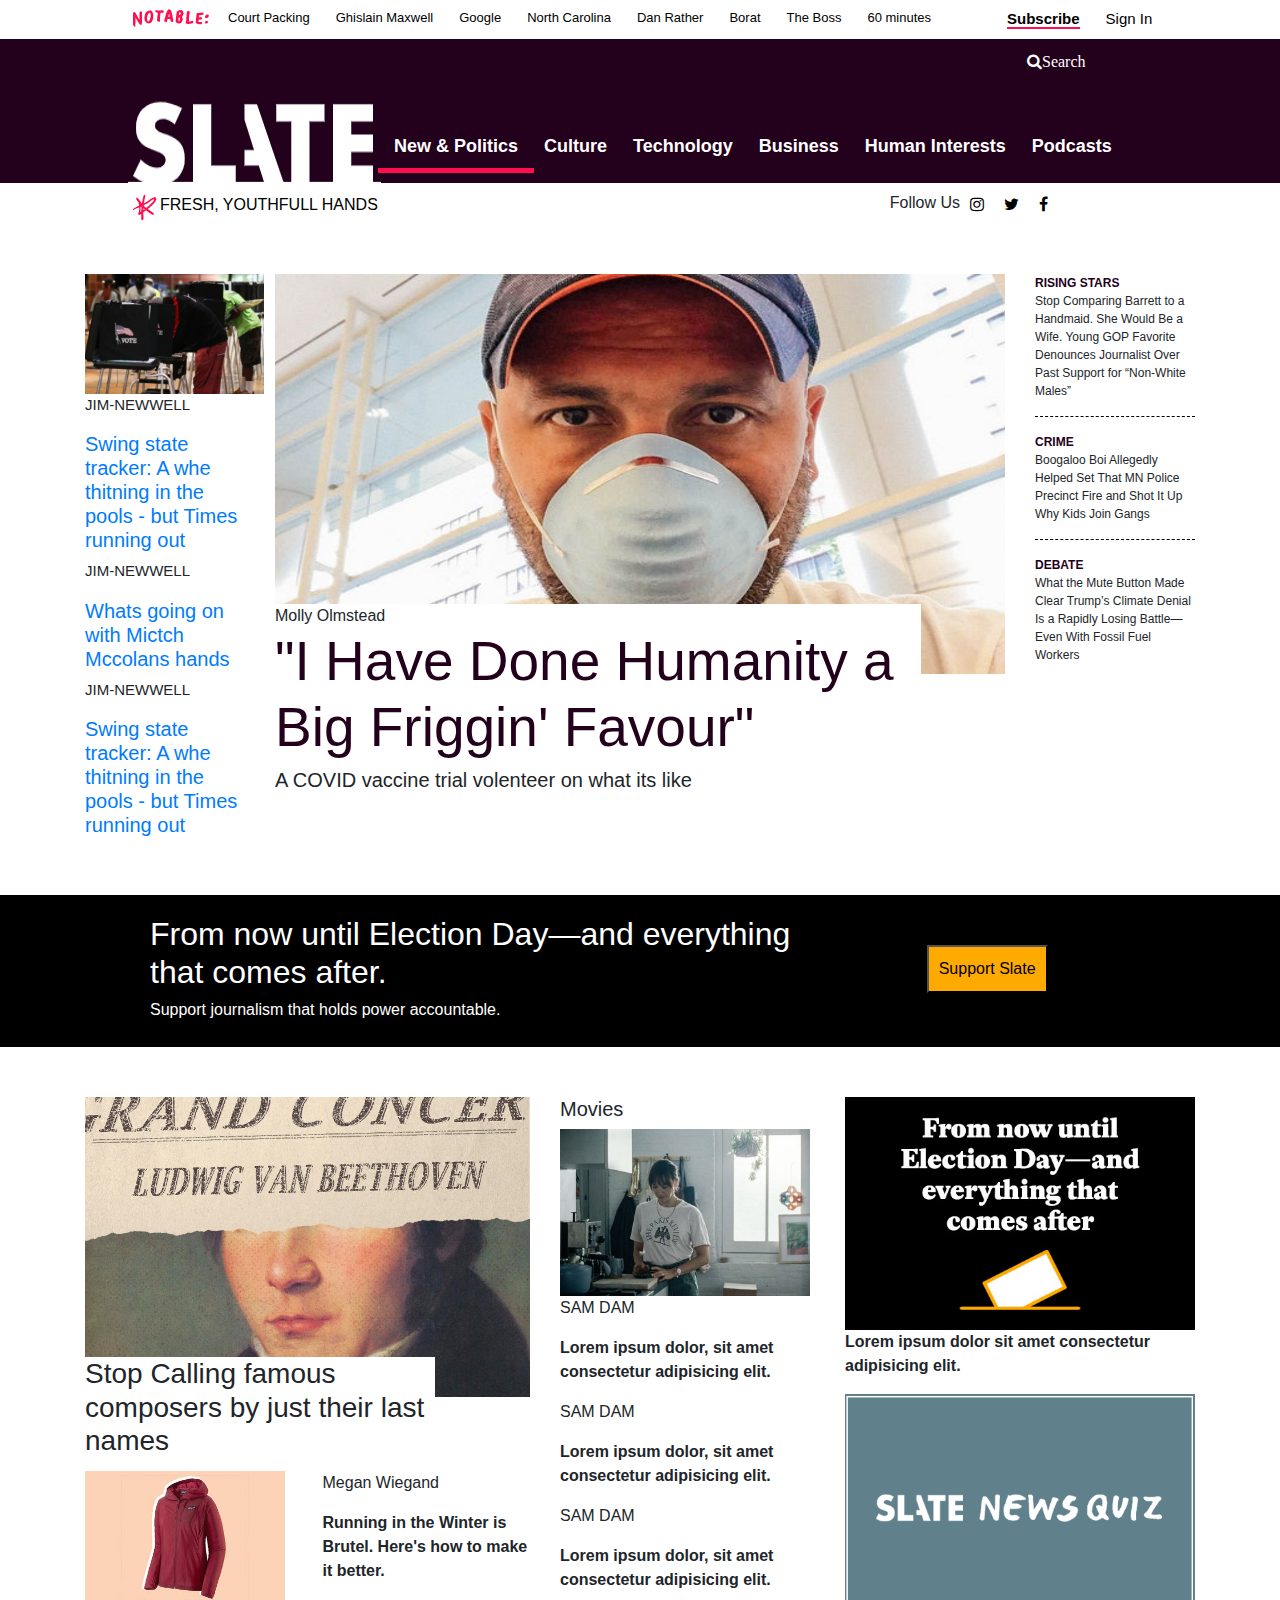
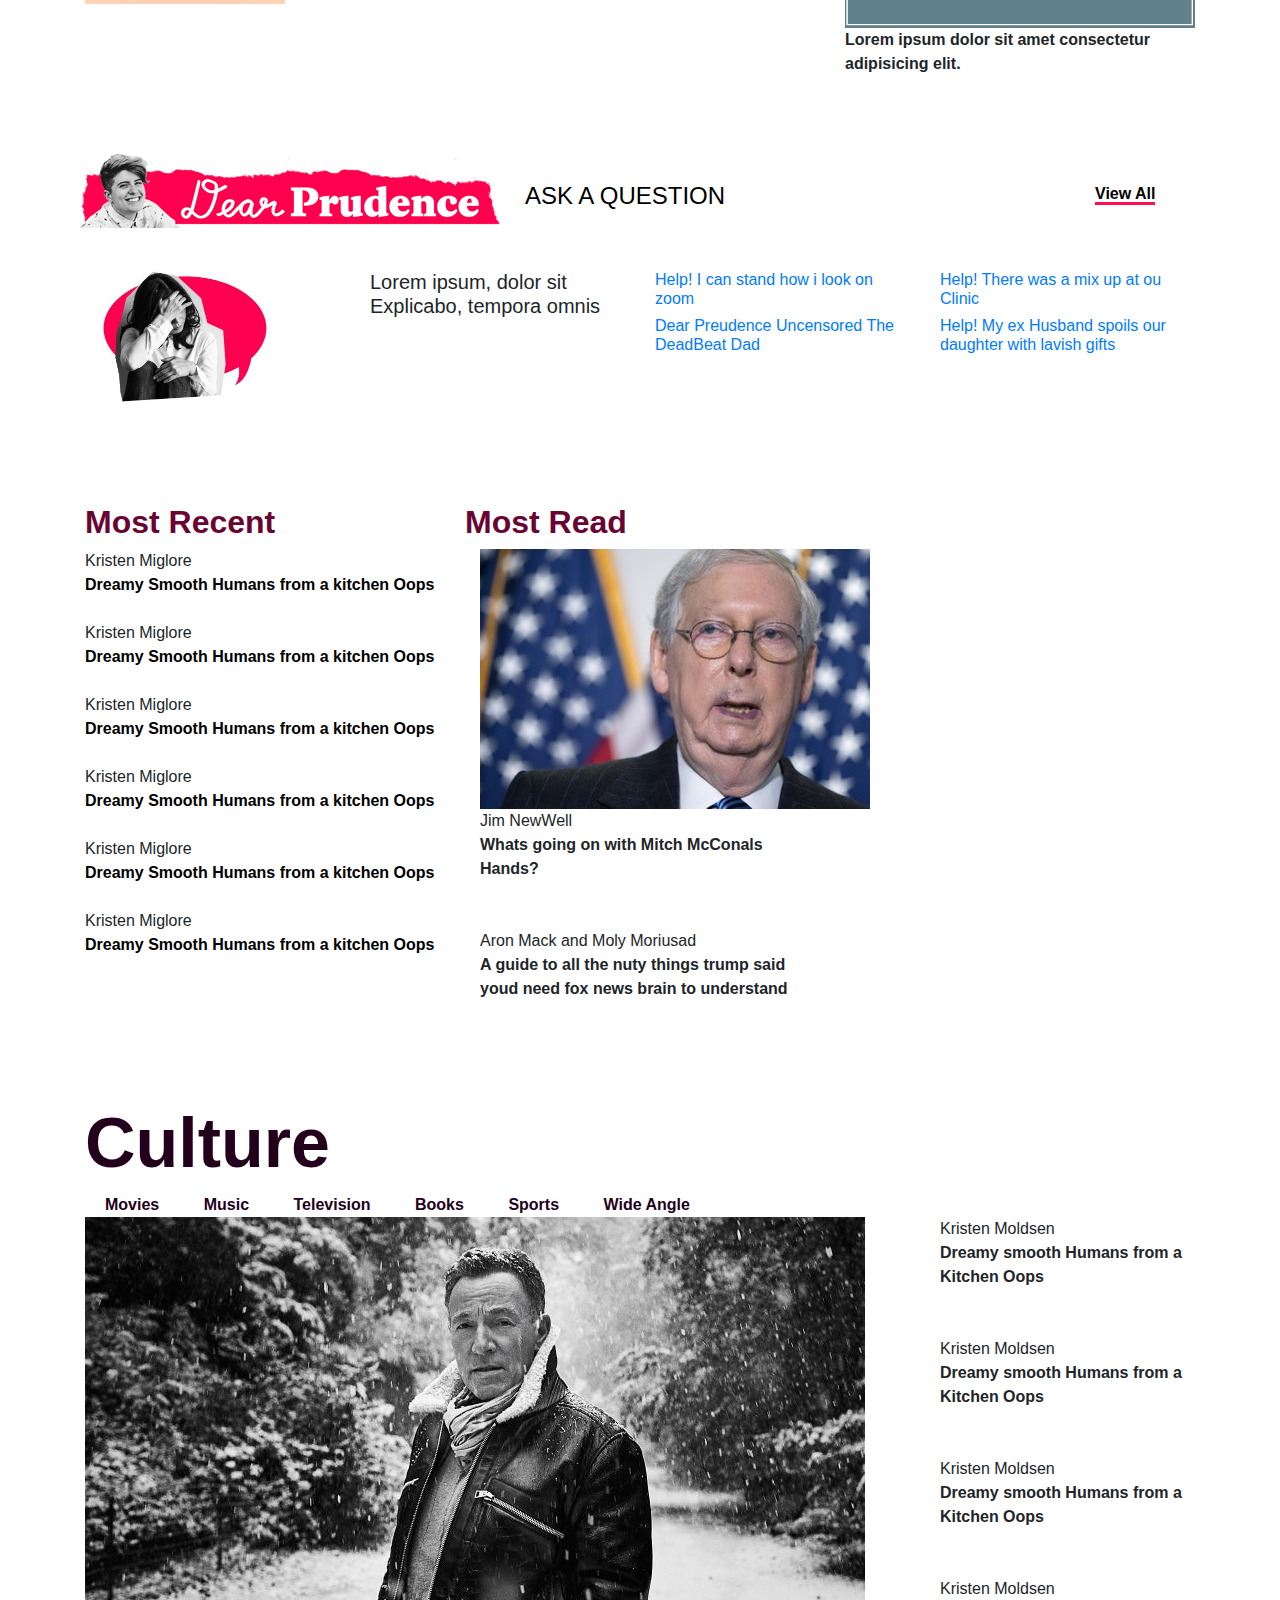
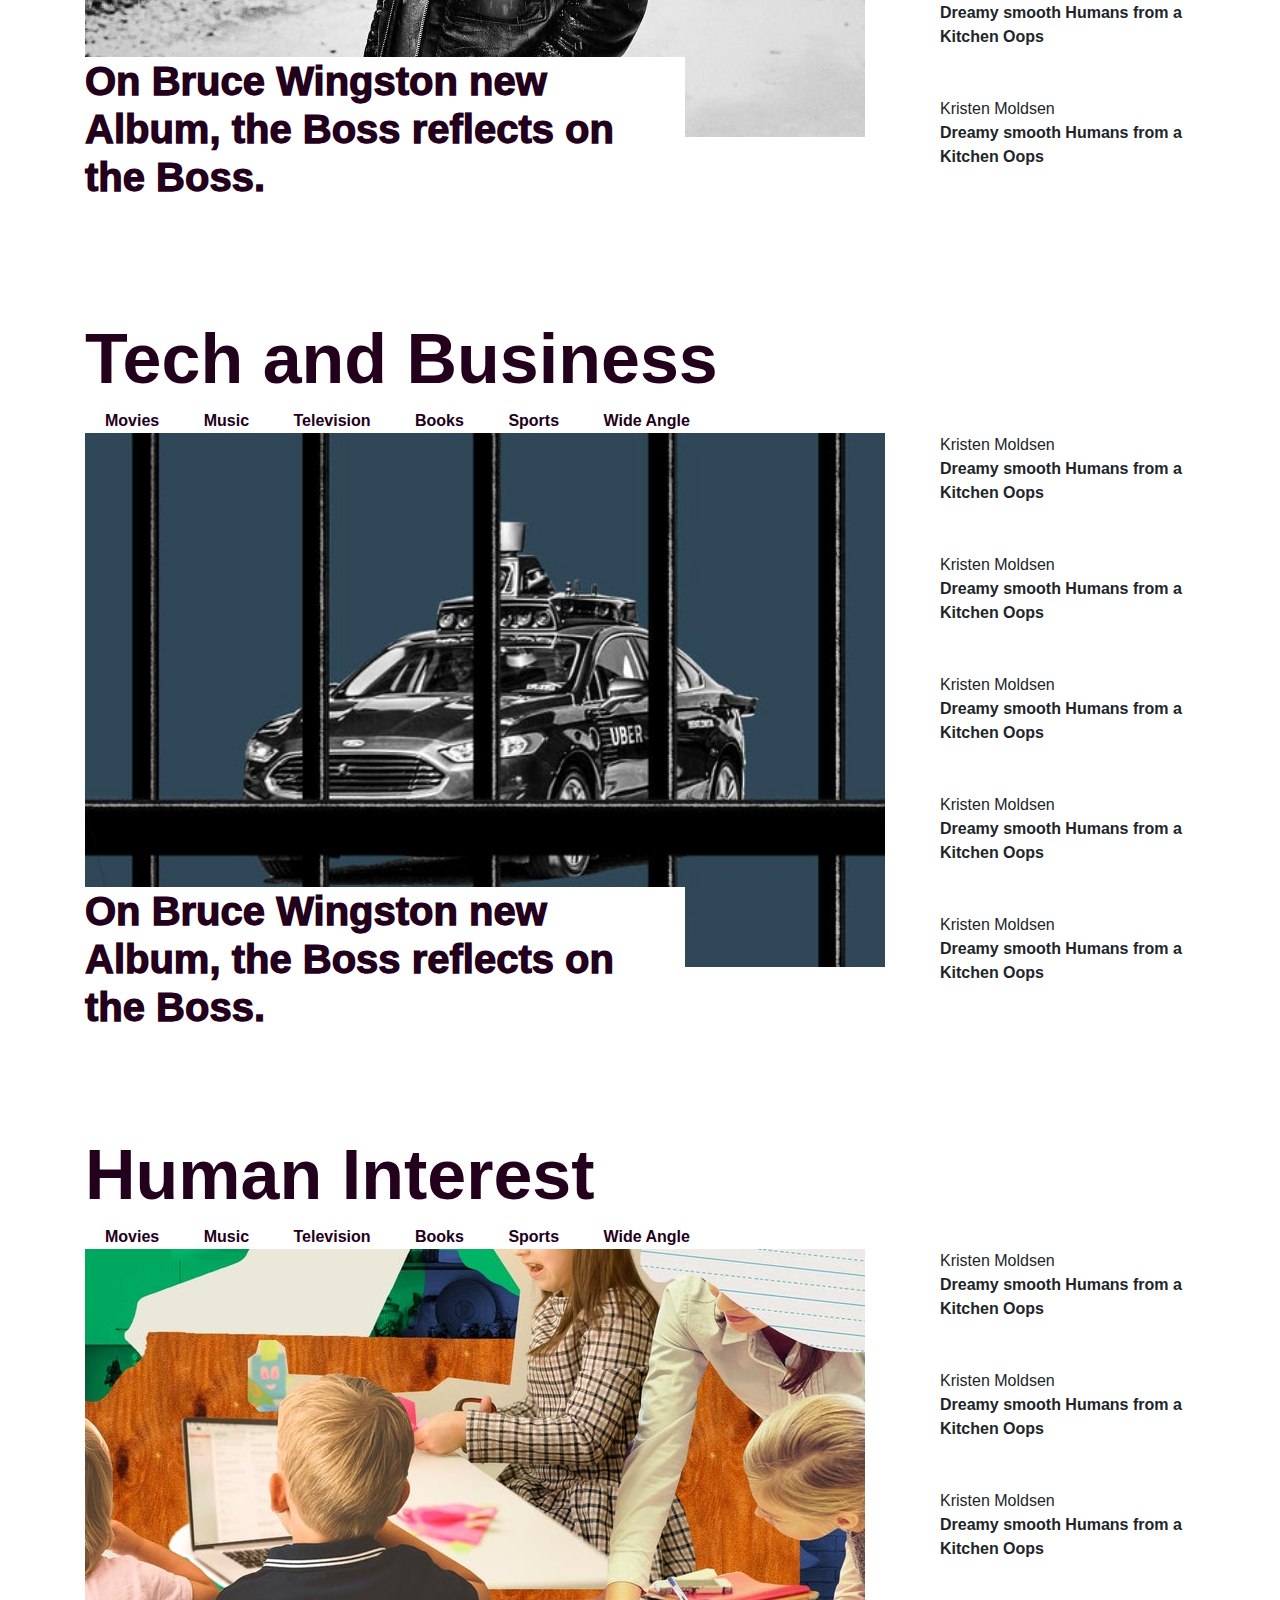
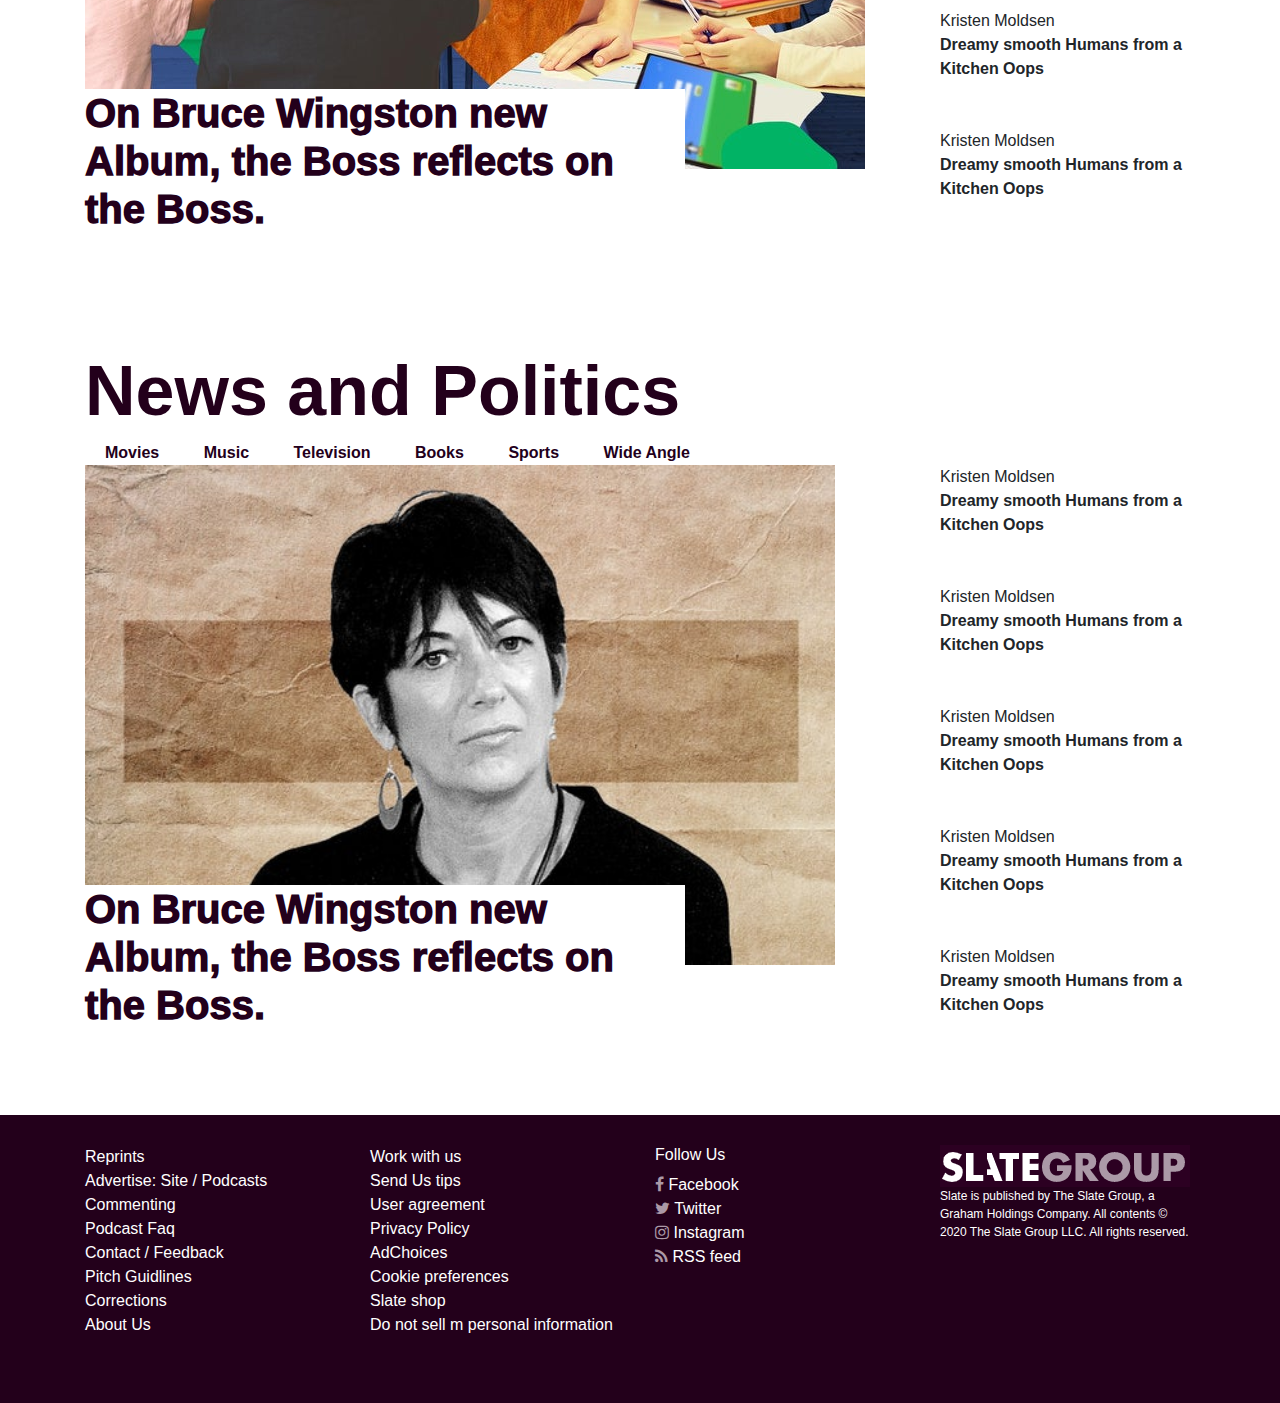
<file: index.html>
<!DOCTYPE html>
<html lang="en">
<head>
    <meta charset="UTF-8">
    <meta name="viewport" content="width=device-width, initial-scale=1.0">
    <link rel="stylesheet" href="bootstrap/bootstrap.min.css">
    <link rel="stylesheet" href="https://cdnjs.cloudflare.com/ajax/libs/font-awesome/4.7.0/css/font-awesome.min.css">
    <link rel="stylesheet" href="style.css">
    <title>Slate</title>
</head>
<body>
    <div>
        <div class="row menu-part">
            <div class="col-md-12">
                <ul class="nav">
                    <li class="nav-item">
                        <img src="assets/img/top-logo.PNG" alt="">
                    </li>
                    <li class="nav-item">
                      <a class="nav-link" href="#">Court Packing</a>
                    </li>
                    <li class="nav-item">
                      <a class="nav-link" href="#">Ghislain Maxwell</a>
                    </li>
                    <li class="nav-item">
                      <a class="nav-link" href="#">Google</a>
                    </li>
                    <li class="nav-item">
                      <a class="nav-link" href="#">North Carolina</a>
                    </li>
                    <li class="nav-item">
                        <a class="nav-link" href="#">Dan Rather</a>
                    </li>
                    <li class="nav-item">
                        <a class="nav-link" href="#">Borat</a>
                    </li>
                    <li class="nav-item">
                        <a class="nav-link" href="#">The Boss</a>
                    </li>
                    <li class="nav-item">
                        <a class="nav-link" href="#">60 minutes</a>
                    </li>
                    <li class="nav-item" id="subscribe">
                        <a class="nav-link" href="#"><strong>Subscribe</strong></a>
                    </li>
                    <li class="nav-item signin">
                        <a class="nav-link" href="signin.html" style="font-size: 15px;">Sign In</a>
                    </li>
                </ul>
            </div>
            <div class="col-md-12 upper-menu">
                <div class="search-box float-right" style="margin-right: 60px;">
                    <i class="fa fa-search">Search</i>
                    <input type="text" name="search">
                </div>
            </div>
            <div class="col-md-12 lower-menu">
                <ul class="nav">
                    <img src="assets/img/logo.PNG" alt="Logo" style="margin-top: 12px;">
                    <li class="nav-item">
                        <a class="nav-link active" href="#politics">New & Politics</a>
                    </li>
                    <li class="nav-item">
                        <a class="nav-link" href="#culture">Culture</a>
                    </li>
                    <li class="nav-item">
                        <a class="nav-link" href="#tech">Technology</a>
                    </li>
                    <li class="nav-item">
                        <a class="nav-link" href="#">Business</a>
                    </li>
                    <li class="nav-item">
                        <a class="nav-link" href="#human">Human Interests</a>
                    </li>
                    <li class="nav-item">
                        <a class="nav-link" href="#">Podcasts</a>
                    </li>
                </ul>
            </div>
            <div class="col-md-12 social-links-menu">
                <img src="assets/img/down-logo.PNG" alt="star">
                <a href="#">FRESH, YOUTHFULL HANDS</a>
                <div class="social-media">
                    <h6>Follow Us</h6>
                    <a href="#"><i class="fa fa-instagram"></i></a>
                    <a href="#"><i class="fa fa-twitter"></i></a>
                    <a href="#"><i class="fa fa-facebook"></i></a>
                </div>   
            </div>
        </div>
        <div class="container corona-box">
            <div class="row">
                <div class="col-md-2">
                    <img src="assets/img/img1.PNG" height="120px" alt="img1">
                    <p style="font-size: 15px;">JIM-NEWWELL</p>
                    <a href="#"><h5>Swing state tracker: A whe thitning in the pools - but Times running out</h5></a>
                    <p style="font-size: 15px;">JIM-NEWWELL</p>
                    <a href="#"><h5>Whats going on with Mictch Mccolans hands</h5></a>
                    <p style="font-size: 15px;">JIM-NEWWELL</p>
                    <a href="#"><h5>Swing state tracker: A whe thitning in the pools - but Times running out</h5></a>
                </div>
                <div class="col-md-8">
                    <img src="assets/img/img2.jpeg" width="100%" height="400px" alt="img2">
                    <div class="covid-text">
                        Molly Olmstead
                        <h1 style="font-size: 55px;color: #23001b">"I Have Done Humanity a Big Friggin' Favour"</h1>
                        <h6 style="font-size: 20px;">A COVID vaccine trial volenteer on what its like</h6>
                    </div>
                </div>
                <div class="col-md-2">
                    <p style="font-size: 12px;">
                        <strong style="color: #23001b">RISING STARS</strong><br>
                        Stop Comparing Barrett to a Handmaid. She Would Be a Wife.
                        Young GOP Favorite Denounces Journalist Over Past Support for “Non-White Males”
                        <hr style="border-top: 1px dashed black;">
                    </p>
                    <p style="font-size: 12px;">
                        <strong style="color: #23001b">CRIME</strong><br>
                        Boogaloo Boi Allegedly Helped Set That MN Police Precinct Fire and Shot It Up
                        Why Kids Join Gangs
                        <hr style="border-top: 1px dashed black;">
                    </p>
                    <p style="font-size: 12px;">
                        <strong style="color: #23001b">DEBATE</strong><br>
                        What the Mute Button Made Clear
                        Trump’s Climate Denial Is a Rapidly Losing Battle—Even With Fossil Fuel Workers
                    </p>
                </div>
            </div>
        </div>
        <div>
            <div class="support-box">
                <div class="row">
                    <div class="col-md-7">
                        <h2>From now until Election Day—and everything that comes after.</h2>
                        <h6>Support journalism that holds power accountable.</h6>
                    </div>
                    <div class="col-md-5">
                        <button>Support Slate</button>
                    </div>
                </div>
            </div>
        </div>
        <div class="container second-box">
            <div class="row">
                <div class="col-md-5">
                    <img src="assets/img/img3.jpeg" width="100%" height="300px" alt="img2">
                    <p>Cris White</p>
                    <h3>Stop Calling famous composers by just their last names</h3>
                    
                    <div class="row"  style="margin-top:50px;">
                        <div class="col-md-6">
                            <img src="assets/img/img5.jpeg" height="auto" width="200px" alt="">
                        </div>
                        <div class="col-md-6">
                            <p>Megan Wiegand</p>
                            <p><strong>Running in the Winter is Brutel. Here's how to make it better.</strong></p>
                        </div>
                    </div>
                </div>
                <div class="col-md-3">
                    <h5>Movies</h5>
                    <img src="assets/img/img4.jpeg" width="250px" alt="">
                    <p>SAM DAM</p>
                    <p><strong>Lorem ipsum dolor, sit amet consectetur adipisicing elit.</strong></p>
                    <p>SAM DAM</p>
                    <p><strong>Lorem ipsum dolor, sit amet consectetur adipisicing elit.</strong></p>
                    <p>SAM DAM</p>
                    <p><strong>Lorem ipsum dolor, sit amet consectetur adipisicing elit.</strong></p>
                </div>
                <div class="col-md-4">
                    <img src="assets/img/img6.jpg" width="350px" alt="">
                    <p><strong>Lorem ipsum dolor sit amet consectetur adipisicing elit.</strong></p>
                    <img src="assets/img/img7.png" width="350px" alt="">
                    <p><strong>Lorem ipsum dolor sit amet consectetur adipisicing elit.</strong></p>
                </div>
            </div>
        </div>
        <div class="container Ask-box">
            <div class="row">
                <div class="col-md-12" style="margin-bottom: 40px;margin-top: 50px;">
                    <div class="row">
                        <div class="vol-md-4">
                            <img src="assets/img/img8.PNG" alt="">
                        </div>
                        <div class="col-md-6" style="margin-top: 40px;">
                            <a href="#"><h4 style="color: black;">ASK A QUESTION</h4></a>
                        </div>
                        <div class="col-md-1" style="margin-top: 40px;">
                            <a href="#"><strong style="color: black;border-bottom: 3px solid #ff0e50;">View All</strong></a> 
                        </div>
                    </div>
                </div>
                <div class="col-md-3">
                    <img src="assets/img/img10.jpeg" width="200px" alt="">
                </div>
                <div class="col-md-3">
                    <h5>Lorem ipsum, dolor sit Explicabo, tempora omnis</h5>
                </div>
                <div class="col-md-3">
                    <a href=""><h6>Help! I can stand how i look on zoom</h6></a>
                    <a href=""><h6>Dear Preudence Uncensored The DeadBeat Dad</h6></a>
                </div>
                <div class="col-md-3">
                    <a href=""><h6>Help! There was a mix up at ou Clinic</h6></a>
                    <a href=""><h6>Help! My ex Husband spoils our daughter with lavish gifts</h6></a>
                </div>
            </div>
        </div>
        <div class="container most-recent" style="margin-top: 100px;">
            <div class="row">
                <div class="col-md-4">
                    <strong><h2 style="color:#6a0432;font-weight: bold;">Most Recent</h2></strong>
                    Kristen Miglore <br>
                    <strong><a href="">Dreamy Smooth Humans from a kitchen Oops</a></strong><br><br>
                    Kristen Miglore <br>
                    <strong><a href="">Dreamy Smooth Humans from a kitchen Oops</a></strong><br><br>
                    Kristen Miglore <br>
                    <strong><a href="">Dreamy Smooth Humans from a kitchen Oops</a></strong><br><br>
                    Kristen Miglore <br>
                    <strong><a href="">Dreamy Smooth Humans from a kitchen Oops</a></strong><br><br>
                    Kristen Miglore <br>
                    <strong><a href="">Dreamy Smooth Humans from a kitchen Oops</a></strong><br><br>
                    Kristen Miglore <br>
                    <strong><a href="">Dreamy Smooth Humans from a kitchen Oops</a></strong><br>
                </div>
                <div class="col-md-8">
                    <strong><h2 style="color:#6a0432;font-weight: bold;">Most Read</h2></strong>
                    <div class="col-md-6">
                        <img src="assets/img/img11.jpeg" alt="">
                        Jim NewWell <br>
                        <strong>Whats going on with Mitch McConals Hands?</strong> <br><br><br>
                        Aron Mack and Moly Moriusad <br>
                        <strong>A guide to all the nuty things trump said youd need fox news brain to understand</strong>
                    </div>
                </div>
            </div>
        </div>
        <div class="container">
            <div class="row">
                <div class="col-md-12 culture" id="culture">
                    <h1>Culture</h1>
                    <a href="#">Movies</a> <a href="">Music</a> <a href="#">Television</a> <a href="">Books</a> <a href="#">Sports</a> <a href="">Wide Angle</a> 
                </div>
                <div class="col-md-9 culture-lower">
                    <img src="assets/img/img13.jpeg" alt="">
                    <h1>On Bruce Wingston new Album, the Boss reflects on the Boss.</h1>
                </div>
                <div class="col-md-3">
                    Kristen Moldsen <br>
                    <strong>Dreamy smooth Humans from a Kitchen Oops</strong><br><br><br>
                    Kristen Moldsen <br>
                    <strong>Dreamy smooth Humans from a Kitchen Oops</strong><br><br><br>
                    Kristen Moldsen <br>
                    <strong>Dreamy smooth Humans from a Kitchen Oops</strong><br><br><br>
                    Kristen Moldsen <br>
                    <strong>Dreamy smooth Humans from a Kitchen Oops</strong><br><br><br>
                    Kristen Moldsen <br>
                    <strong>Dreamy smooth Humans from a Kitchen Oops</strong><br><br><br>
                </div>
            </div>
        </div>
        <div class="container" id="tech">
            <div class="row">
                <div class="col-md-12 culture">
                    <h1>Tech and Business</h1>
                    <a href="#">Movies</a> <a href="">Music</a> <a href="#">Television</a> <a href="">Books</a> <a href="#">Sports</a> <a href="">Wide Angle</a> 
                </div>
                <div class="col-md-9 culture-lower">
                    <img src="assets/img/img14.jpeg" width="800px" alt="">
                    <h1>On Bruce Wingston new Album, the Boss reflects on the Boss.</h1>
                </div>
                <div class="col-md-3">
                    Kristen Moldsen <br>
                    <strong>Dreamy smooth Humans from a Kitchen Oops</strong><br><br><br>
                    Kristen Moldsen <br>
                    <strong>Dreamy smooth Humans from a Kitchen Oops</strong><br><br><br>
                    Kristen Moldsen <br>
                    <strong>Dreamy smooth Humans from a Kitchen Oops</strong><br><br><br>
                    Kristen Moldsen <br>
                    <strong>Dreamy smooth Humans from a Kitchen Oops</strong><br><br><br>
                    Kristen Moldsen <br>
                    <strong>Dreamy smooth Humans from a Kitchen Oops</strong><br><br><br>
                </div>
            </div>
        </div>
        <div class="container" id="human">
            <div class="row">
                <div class="col-md-12 culture">
                    <h1>Human Interest</h1>
                    <a href="#">Movies</a> <a href="">Music</a> <a href="#">Television</a> <a href="">Books</a> <a href="#">Sports</a> <a href="">Wide Angle</a> 
                </div>
                <div class="col-md-9 culture-lower">
                    <img src="assets/img/img15.jpeg" alt="">
                    <h1>On Bruce Wingston new Album, the Boss reflects on the Boss.</h1>
                </div>
                <div class="col-md-3">
                    Kristen Moldsen <br>
                    <strong>Dreamy smooth Humans from a Kitchen Oops</strong><br><br><br>
                    Kristen Moldsen <br>
                    <strong>Dreamy smooth Humans from a Kitchen Oops</strong><br><br><br>
                    Kristen Moldsen <br>
                    <strong>Dreamy smooth Humans from a Kitchen Oops</strong><br><br><br>
                    Kristen Moldsen <br>
                    <strong>Dreamy smooth Humans from a Kitchen Oops</strong><br><br><br>
                    Kristen Moldsen <br>
                    <strong>Dreamy smooth Humans from a Kitchen Oops</strong><br><br><br>
                </div>
            </div>
        </div>
        <div class="container" id="politics">
            <div class="row">
                <div class="col-md-12 culture">
                    <h1>News and Politics</h1>
                    <a href="#">Movies</a> <a href="">Music</a> <a href="#">Television</a> <a href="">Books</a> <a href="#">Sports</a> <a href="">Wide Angle</a> 
                </div>
                <div class="col-md-9 culture-lower">
                    <img src="assets/img/img16.jpeg" width="750px" alt="">
                    <h1>On Bruce Wingston new Album, the Boss reflects on the Boss.</h1>
                </div>
                <div class="col-md-3">
                    Kristen Moldsen <br>
                    <strong>Dreamy smooth Humans from a Kitchen Oops</strong><br><br><br>
                    Kristen Moldsen <br>
                    <strong>Dreamy smooth Humans from a Kitchen Oops</strong><br><br><br>
                    Kristen Moldsen <br>
                    <strong>Dreamy smooth Humans from a Kitchen Oops</strong><br><br><br>
                    Kristen Moldsen <br>
                    <strong>Dreamy smooth Humans from a Kitchen Oops</strong><br><br><br>
                    Kristen Moldsen <br>
                    <strong>Dreamy smooth Humans from a Kitchen Oops</strong><br><br><br>
                </div>
            </div>
        </div>
        <footer>
            <div id="footer"> 
                <div class="container">
                    <div class="row">
                        <div class="col-sm-6 col-md-3"> 
                            <ul>
                                <li><a href="#">Reprints</a></li>
                                <li><a href="#">Advertise: Site / Podcasts</a></li>
                                <li><a href="#">Commenting</a></li>
                                <li><a href="#">Podcast Faq</a></li>
                                <li><a href="#">Contact / Feedback</a></li>
                                <li><a href="#">Pitch Guidlines</a></li>
                                <li><a href="#">Corrections</a></li>
                                <li><a href="#">About Us</a></li>
                            </ul>
                        </div>

                        <div class="col-sm-6 col-md-3"> 
                            <ul>
                                <li><a href="#">Work with us</a></li>
                                <li><a href="#">Send Us tips</a></li>
                                <li><a href="#">User agreement</a></li>
                                <li><a href="#">Privacy Policy</a></li>
                                <li><a href="#">AdChoices</a></li>
                                <li><a href="#">Cookie preferences</a></li>
                                <li><a href="#">Slate shop</a></li>
                                <li><a href="#">Do not sell m personal information</a></li>
                            </ul>
                        </div>
                        <div class="col-sm-6 col-md-3"> 
                            <ul style="color: white;">
                                <li><h6>Follow Us</h6></li>
                                <li><a href="#"><i class="fa fa-facebook" style="color: #ab99a7"></i> Facebook</a></li>
                                <li><a href="#"><i class="fa fa-twitter" style="color: #ab99a7"></i> Twitter</a></li>
                                <li><a href="#"><i class="fa fa-instagram" style="color: #ab99a7"></i> Instagram</a></li>
                                <li><a href="#"><i class="fa fa-rss" style="color: #ab99a7"></i> RSS feed</a></li>
                            </ul>
                        </div>
                        <div class="col-sm-6 col-md-3" style="color: white;font-size: 12px;"> 
                            <img src="assets/img/footer-img.PNG" alt="footer-logo">
                            <p>Slate is published by The Slate Group, a Graham Holdings Company.
                                All contents © 2020 The Slate Group LLC. All rights reserved.</p>
                        </div>
                        
                    </div>
                </div> 
            </div> 
        </footer>
    </div>

    <script src="bootstrap/bootstrap.min.js"></script>
</body>
</html>
</file>
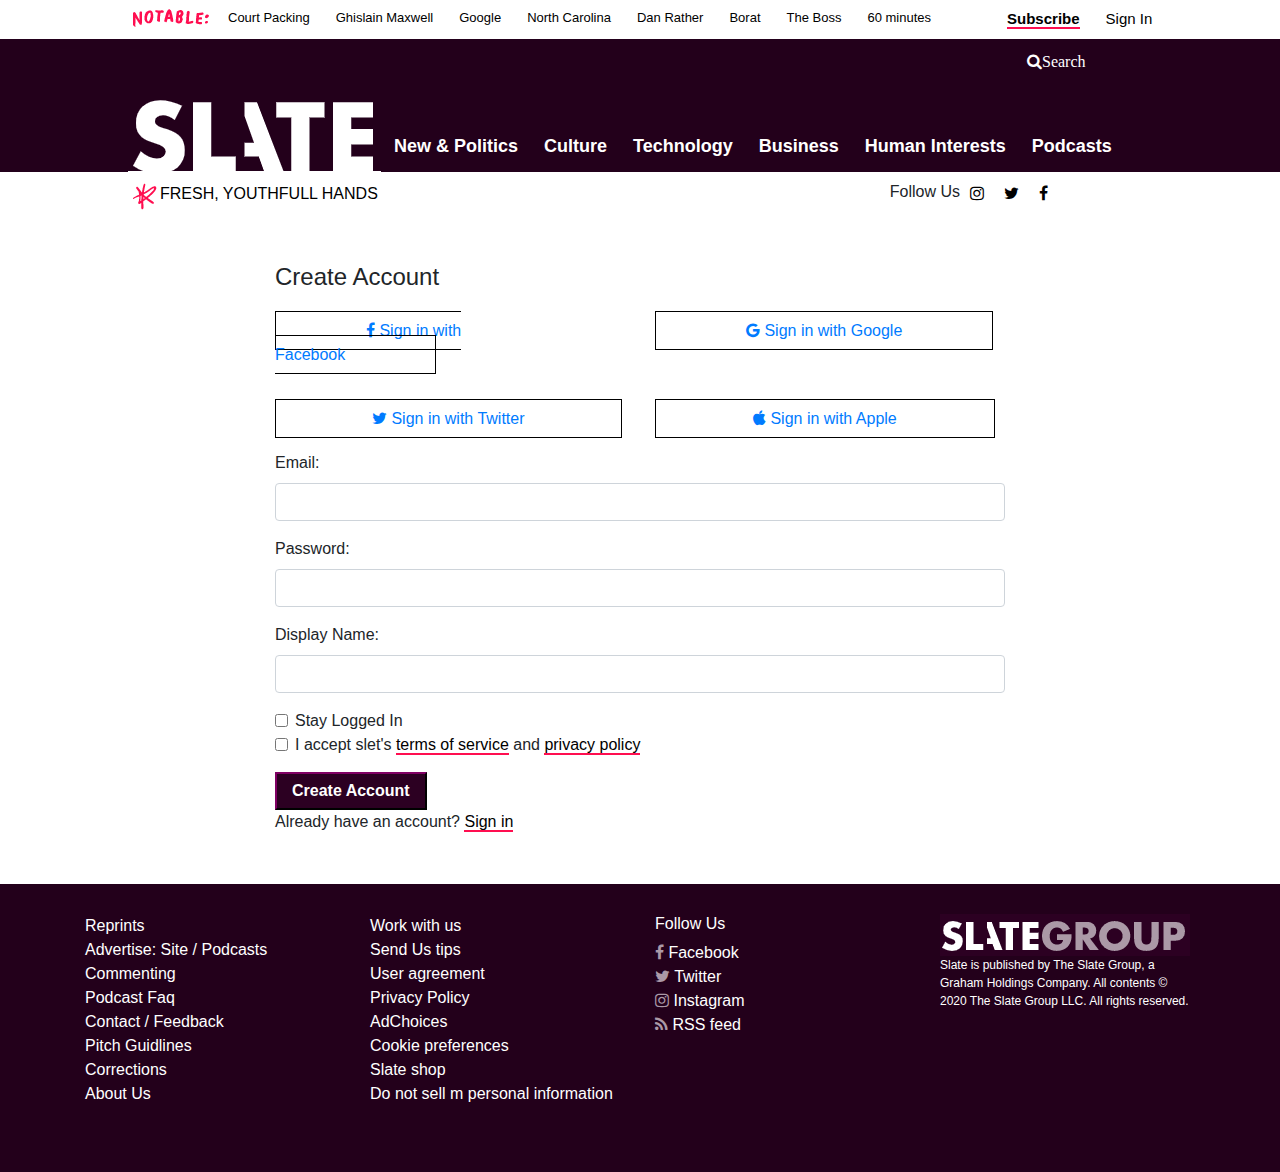
<file: register.html>
<!DOCTYPE html>
<html lang="en">
<head>
    <meta charset="UTF-8">
    <meta name="viewport" content="width=device-width, initial-scale=1.0">
    <link rel="stylesheet" href="bootstrap/bootstrap.min.css">
    <link rel="stylesheet" href="https://cdnjs.cloudflare.com/ajax/libs/font-awesome/4.7.0/css/font-awesome.min.css">
    <link rel="stylesheet" href="style.css">
    <title>Register</title>
</head>
<body>
    <div class="row menu-part">
        <div class="col-md-12">
            <ul class="nav">
                <li class="nav-item">
                    <img src="assets/img/top-logo.PNG" alt="">
                </li>
                <li class="nav-item">
                  <a class="nav-link" href="#">Court Packing</a>
                </li>
                <li class="nav-item">
                  <a class="nav-link" href="#">Ghislain Maxwell</a>
                </li>
                <li class="nav-item">
                  <a class="nav-link" href="#">Google</a>
                </li>
                <li class="nav-item">
                  <a class="nav-link" href="#">North Carolina</a>
                </li>
                <li class="nav-item">
                    <a class="nav-link" href="#">Dan Rather</a>
                </li>
                <li class="nav-item">
                    <a class="nav-link" href="#">Borat</a>
                </li>
                <li class="nav-item">
                    <a class="nav-link" href="#">The Boss</a>
                </li>
                <li class="nav-item">
                    <a class="nav-link" href="#">60 minutes</a>
                </li>
                <li class="nav-item" id="subscribe">
                    <a class="nav-link" href="#"><strong>Subscribe</strong></a>
                </li>
                <li class="nav-item signin">
                    <a class="nav-link" href="signin.html" style="font-size: 15px;">Sign In</a>
                </li>
            </ul>
        </div>
        <div class="col-md-12 upper-menu">
            <div class="search-box float-right" style="margin-right: 60px;">
                <i class="fa fa-search">Search</i>
                <input type="text" name="search">
            </div>
        </div>
        <div class="col-md-12 lower-menu">
            <ul class="nav">
                <a href="index.html"><img src="assets/img/logo.PNG" alt="Logo" style="margin-top: 12px;"></a>
                <li class="nav-item">
                    <a class="nav-link" href="#politics">New & Politics</a>
                </li>
                <li class="nav-item">
                    <a class="nav-link" href="#culture">Culture</a>
                </li>
                <li class="nav-item">
                    <a class="nav-link" href="#tech">Technology</a>
                </li>
                <li class="nav-item">
                    <a class="nav-link" href="#">Business</a>
                </li>
                <li class="nav-item">
                    <a class="nav-link" href="#human">Human Interests</a>
                </li>
                <li class="nav-item">
                    <a class="nav-link" href="#">Podcasts</a>
                </li>
            </ul>
        </div>
        <div class="col-md-12 social-links-menu">
            <img src="assets/img/down-logo.PNG" alt="star">
            <a href="#">FRESH, YOUTHFULL HANDS</a>
            <div class="social-media">
                <h6>Follow Us</h6>
                <a href="#"><i class="fa fa-instagram"></i></a>
                <a href="#"><i class="fa fa-twitter"></i></a>
                <a href="#"><i class="fa fa-facebook"></i></a>
            </div>   
        </div>
    </div>
    <div class="container sign-in">
        <div class="row">
            <div class="col-md-2"></div>
            <div class="col-md-8">
                <h4>Create Account</h4>
                <div class="row upper-box">
                    <div class="col-md-6 box">
                        <a href="#"><span style="padding: 10px 90px;"><i class="fa fa-facebook"></i> Sign in with Facebook</span></a>
                    </div>
                    <div class="col-md-6 box">
                        <a href="#"><span style="padding: 10px 90px;"><i class="fa fa-google"></i> Sign in with Google</span></a>
                    </div>
                    <div class="col-md-6 box">
                        <a href="#"><span style="padding: 10px 96px;"><i class="fa fa-twitter"></i> Sign in with Twitter</span></a>
                    </div>
                    <div class="col-md-6 box">
                        <a href="#"><span style="padding: 10px 97px;"><i class="fa fa-apple"></i> Sign in with Apple</span></a>
                    </div>
                </div>
                <div class="form-group">
                    <label for="usr">Email:</label>
                    <input type="text" class="form-control" id="usr">
                </div>
                <div class="form-group">
                    <label for="pwd">Password:</label>
                    <input type="password" class="form-control" id="pwd">
                </div>
                <div class="form-group">
                    <label for="DN">Display Name:</label>
                    <input type="text" class="form-control" id="DN">
                </div>
                <div class="form-check">
                    <label class="form-check-label">
                      <input type="checkbox" class="form-check-input" value="">Stay Logged In
                    </label>
                </div>
                <div class="form-check">
                    <label class="form-check-label">
                      <input type="checkbox" class="form-check-input" value="">I accept slet's <a href="#">terms of service</a> and <a href="#">privacy policy</a>
                    </label>
                </div>
                <button class="signin-btn">Create Account</button>
                <div class="lower-part">
                    Already have an account? <a href="signin.html">Sign in</a><br>
                </div>
            </div>
            <div class="col-md-2"></div>
        </div>
    </div>
    <footer>
        <div id="footer"> 
            <div class="container">
                <div class="row">
                    <div class="col-sm-6 col-md-3"> 
                        <ul>
                            <li><a href="#">Reprints</a></li>
                            <li><a href="#">Advertise: Site / Podcasts</a></li>
                            <li><a href="#">Commenting</a></li>
                            <li><a href="#">Podcast Faq</a></li>
                            <li><a href="#">Contact / Feedback</a></li>
                            <li><a href="#">Pitch Guidlines</a></li>
                            <li><a href="#">Corrections</a></li>
                            <li><a href="#">About Us</a></li>
                        </ul>
                    </div>

                    <div class="col-sm-6 col-md-3"> 
                        <ul>
                            <li><a href="#">Work with us</a></li>
                            <li><a href="#">Send Us tips</a></li>
                            <li><a href="#">User agreement</a></li>
                            <li><a href="#">Privacy Policy</a></li>
                            <li><a href="#">AdChoices</a></li>
                            <li><a href="#">Cookie preferences</a></li>
                            <li><a href="#">Slate shop</a></li>
                            <li><a href="#">Do not sell m personal information</a></li>
                        </ul>
                    </div>
                    <div class="col-sm-6 col-md-3"> 
                        <ul style="color: white;">
                            <li><h6>Follow Us</h6></li>
                            <li><a href="#"><i class="fa fa-facebook" style="color: #ab99a7"></i> Facebook</a></li>
                            <li><a href="#"><i class="fa fa-twitter" style="color: #ab99a7"></i> Twitter</a></li>
                            <li><a href="#"><i class="fa fa-instagram" style="color: #ab99a7"></i> Instagram</a></li>
                            <li><a href="#"><i class="fa fa-rss" style="color: #ab99a7"></i> RSS feed</a></li>
                        </ul>
                    </div>
                    <div class="col-sm-6 col-md-3" style="color: white;font-size: 12px;"> 
                        <img src="assets/img/footer-img.PNG" alt="footer-logo">
                        <p>Slate is published by The Slate Group, a Graham Holdings Company.
                            All contents © 2020 The Slate Group LLC. All rights reserved.</p>
                    </div>
                    
                </div>
            </div> 
        </div> 
    </footer>

    <script src="bootstrap/bootstrap.min.js"></script>
</body>
</html>
</file>
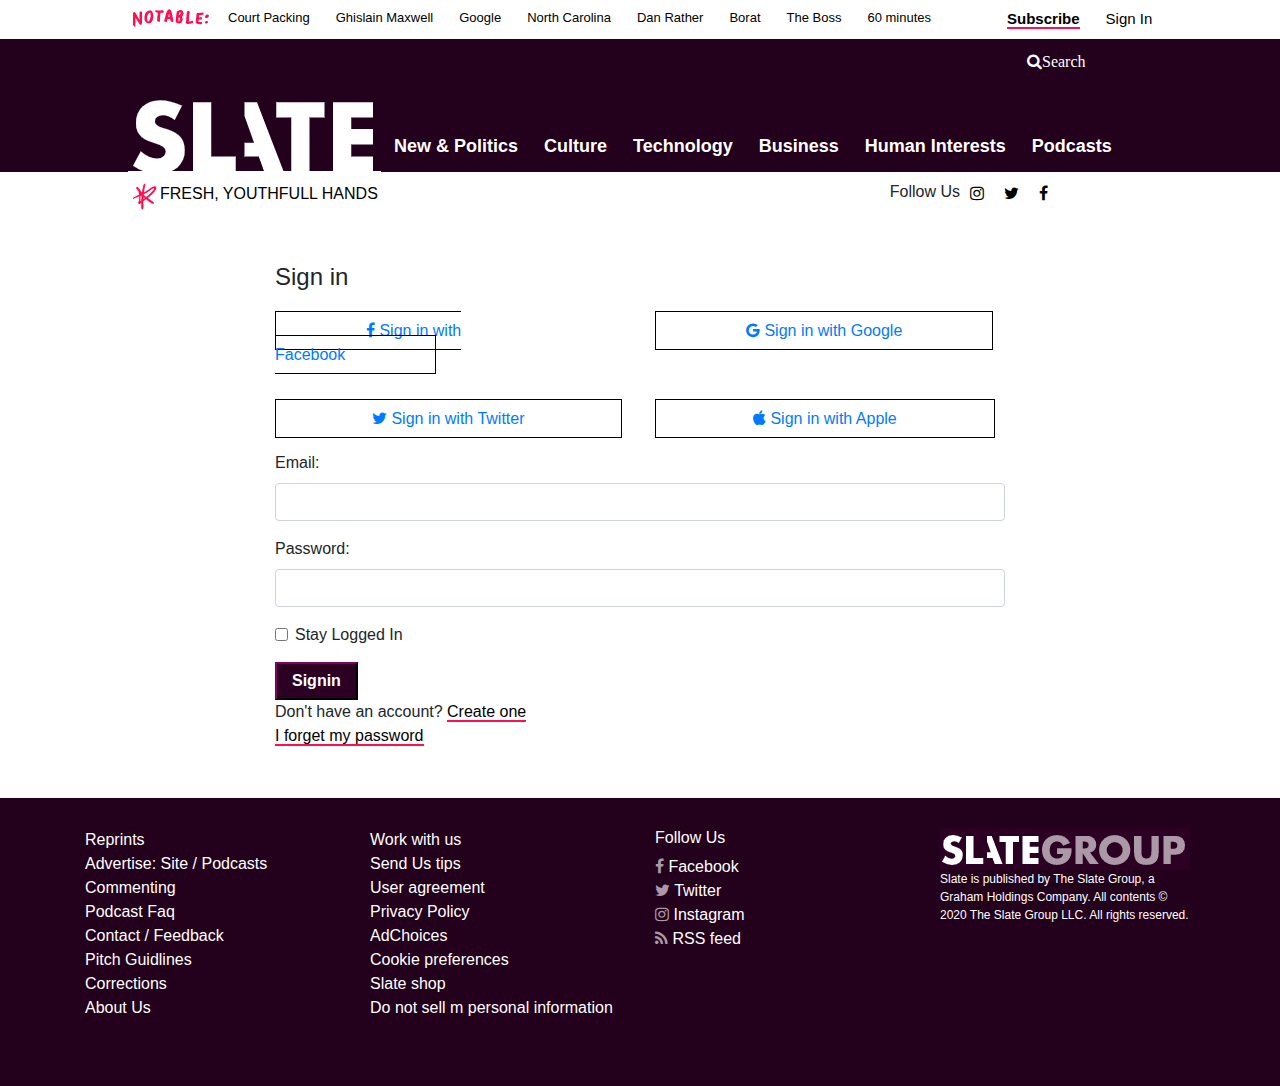
<file: signin.html>
<!DOCTYPE html>
<html lang="en">
<head>
    <meta charset="UTF-8">
    <meta name="viewport" content="width=device-width, initial-scale=1.0">
    <link rel="stylesheet" href="bootstrap/bootstrap.min.css">
    <link rel="stylesheet" href="https://cdnjs.cloudflare.com/ajax/libs/font-awesome/4.7.0/css/font-awesome.min.css">
    <link rel="stylesheet" href="style.css">
    <title>Sign In</title>
</head>
<body>
    <div class="row menu-part">
        <div class="col-md-12">
            <ul class="nav">
                <li class="nav-item">
                    <img src="assets/img/top-logo.PNG" alt="">
                </li>
                <li class="nav-item">
                  <a class="nav-link" href="#">Court Packing</a>
                </li>
                <li class="nav-item">
                  <a class="nav-link" href="#">Ghislain Maxwell</a>
                </li>
                <li class="nav-item">
                  <a class="nav-link" href="#">Google</a>
                </li>
                <li class="nav-item">
                  <a class="nav-link" href="#">North Carolina</a>
                </li>
                <li class="nav-item">
                    <a class="nav-link" href="#">Dan Rather</a>
                </li>
                <li class="nav-item">
                    <a class="nav-link" href="#">Borat</a>
                </li>
                <li class="nav-item">
                    <a class="nav-link" href="#">The Boss</a>
                </li>
                <li class="nav-item">
                    <a class="nav-link" href="#">60 minutes</a>
                </li>
                <li class="nav-item" id="subscribe">
                    <a class="nav-link" href="#"><strong>Subscribe</strong></a>
                </li>
                <li class="nav-item signin">
                    <a class="nav-link" href="signin.html" style="font-size: 15px;">Sign In</a>
                </li>
            </ul>
        </div>
        <div class="col-md-12 upper-menu">
            <div class="search-box float-right" style="margin-right: 60px;">
                <i class="fa fa-search">Search</i>
                <input type="text" name="search">
            </div>
        </div>
        <div class="col-md-12 lower-menu">
            <ul class="nav">
                <a href="index.html"><img src="assets/img/logo.PNG" alt="Logo" style="margin-top: 12px;"></a>
                <li class="nav-item">
                    <a class="nav-link" href="#politics">New & Politics</a>
                </li>
                <li class="nav-item">
                    <a class="nav-link" href="#culture">Culture</a>
                </li>
                <li class="nav-item">
                    <a class="nav-link" href="#tech">Technology</a>
                </li>
                <li class="nav-item">
                    <a class="nav-link" href="#">Business</a>
                </li>
                <li class="nav-item">
                    <a class="nav-link" href="#human">Human Interests</a>
                </li>
                <li class="nav-item">
                    <a class="nav-link" href="#">Podcasts</a>
                </li>
            </ul>
        </div>
        <div class="col-md-12 social-links-menu">
            <img src="assets/img/down-logo.PNG" alt="star">
            <a href="#">FRESH, YOUTHFULL HANDS</a>
            <div class="social-media">
                <h6>Follow Us</h6>
                <a href="#"><i class="fa fa-instagram"></i></a>
                <a href="#"><i class="fa fa-twitter"></i></a>
                <a href="#"><i class="fa fa-facebook"></i></a>
            </div>   
        </div>
    </div>
    <div class="container sign-in">
        <div class="row">
            <div class="col-md-2"></div>
            <div class="col-md-8">
                <h4>Sign in</h4>
                <div class="row upper-box">
                    <div class="col-md-6 box">
                        <a href="#"><span style="padding: 10px 90px;"><i class="fa fa-facebook"></i> Sign in with Facebook</span></a>
                    </div>
                    <div class="col-md-6 box">
                        <a href="#"><span style="padding: 10px 90px;"><i class="fa fa-google"></i> Sign in with Google</span></a>
                    </div>
                    <div class="col-md-6 box">
                        <a href="#"><span style="padding: 10px 96px;"><i class="fa fa-twitter"></i> Sign in with Twitter</span></a>
                    </div>
                    <div class="col-md-6 box">
                        <a href="#"><span style="padding: 10px 97px;"><i class="fa fa-apple"></i> Sign in with Apple</span></a>
                    </div>
                </div>
                <div class="form-group">
                    <label for="usr">Email:</label>
                    <input type="text" class="form-control" id="usr">
                </div>
                <div class="form-group">
                    <label for="pwd">Password:</label>
                    <input type="password" class="form-control" id="pwd">
                </div>
                <div class="form-check">
                    <label class="form-check-label">
                      <input type="checkbox" class="form-check-input" value="">Stay Logged In
                    </label>
                </div>
                <button class="signin-btn">Signin</button>
                <div class="lower-part">
                    Don't have an account? <a href="register.html">Create one</a><br>
                    <a href="#">I forget my password</a>
                </div>
            </div>
            <div class="col-md-2"></div>
        </div>
    </div>
    <footer>
        <div id="footer"> 
            <div class="container">
                <div class="row">
                    <div class="col-sm-6 col-md-3"> 
                        <ul>
                            <li><a href="#">Reprints</a></li>
                            <li><a href="#">Advertise: Site / Podcasts</a></li>
                            <li><a href="#">Commenting</a></li>
                            <li><a href="#">Podcast Faq</a></li>
                            <li><a href="#">Contact / Feedback</a></li>
                            <li><a href="#">Pitch Guidlines</a></li>
                            <li><a href="#">Corrections</a></li>
                            <li><a href="#">About Us</a></li>
                        </ul>
                    </div>

                    <div class="col-sm-6 col-md-3"> 
                        <ul>
                            <li><a href="#">Work with us</a></li>
                            <li><a href="#">Send Us tips</a></li>
                            <li><a href="#">User agreement</a></li>
                            <li><a href="#">Privacy Policy</a></li>
                            <li><a href="#">AdChoices</a></li>
                            <li><a href="#">Cookie preferences</a></li>
                            <li><a href="#">Slate shop</a></li>
                            <li><a href="#">Do not sell m personal information</a></li>
                        </ul>
                    </div>
                    <div class="col-sm-6 col-md-3"> 
                        <ul style="color: white;">
                            <li><h6>Follow Us</h6></li>
                            <li><a href="#"><i class="fa fa-facebook" style="color: #ab99a7"></i> Facebook</a></li>
                            <li><a href="#"><i class="fa fa-twitter" style="color: #ab99a7"></i> Twitter</a></li>
                            <li><a href="#"><i class="fa fa-instagram" style="color: #ab99a7"></i> Instagram</a></li>
                            <li><a href="#"><i class="fa fa-rss" style="color: #ab99a7"></i> RSS feed</a></li>
                        </ul>
                    </div>
                    <div class="col-sm-6 col-md-3" style="color: white;font-size: 12px;"> 
                        <img src="assets/img/footer-img.PNG" alt="footer-logo">
                        <p>Slate is published by The Slate Group, a Graham Holdings Company.
                            All contents © 2020 The Slate Group LLC. All rights reserved.</p>
                    </div>
                    
                </div>
            </div> 
        </div> 
    </footer>

    <script src="bootstrap/bootstrap.min.js"></script>
</body>
</html>
</file>
<file: style.css>
body {
  margin: 0;
  padding: 0;
  overflow-x: hidden;
}

.nav {
  margin-left: 10%;
}

a.nav-link {
  margin: 0 -3px;
  font-size: 13px;
  color: black;
}

a.nav-link:hover {
  color: grey;
}

a.nav-link strong {
  font-size: 15px;
  margin-left: 50px;
  border-bottom: 2px solid #ff0e50;
}

a.nav-link strong:hover {
  color: #ff0e50;
  border-bottom: none;
}

.upper-menu {
  background-color: #23001b;
  color: white;
  padding-top: 10px;
  margin-right: 10%;
}

.menu-part input[type="text"] {
  width: 130px;
  -webkit-transition: width 0.4s ease-in-out;
  transition: width 0.4s ease-in-out;
  border-top-style: hidden;
  border-right-style: hidden;
  border-left-style: hidden;
  border-bottom-style: hidden;
  background-color: #23001b;
}

.menu-part input[type="text"]:focus {
  width: 72%;
  border-top-style: hidden;
  border-right-style: hidden;
  border-left-style: hidden;
  border-bottom-style: groove;
  border-color: #ff0e50;
}

.lower-menu {
  background-color: #23001b;
}

.lower-menu a.nav-link {
  color: white;
  margin-top: 50px;
  font-size: 18px;
  font-weight: bold;
}

.lower-menu a.nav-link.active {
  border-bottom: 5px solid#ff0e50;
  margin-bottom: 10px;
}

.lower-menu a.nav-link:hover {
  border-bottom: 5px solid #ff0e50;
}

.social-links-menu {
  margin-left: 10%;
  margin-top: 10px;
}

.social-links-menu a {
  color: black;
  text-decoration: none;
}

.social-links-menu a:hover {
  color: grey;
}

.social-links-menu,
.social-links-menu .social-media {
  display: flex;
}

.social-links-menu .social-media {
  margin-left: 40%;
}

.social-links-menu .social-media i {
  margin: 0 10px;
}

/*------------------Body-------------------*/

.corona-box {
  margin-top: 50px;
}

.covid-text {
  position: absolute;
  background-color: white;
  width: 85%;
  margin-top: -70px;
}

/*---support box---*/
.support-box {
  background: black;
  color: white;
  margin: 50px 0;
  padding-left: 150px;
  padding-top: 20px;
  padding-bottom: 20px;
}

.support-box button {
  background: #fa0;
  margin-left: 100px;
  margin-top: 30px;
  padding: 10px;
}

.Ask-box a {
  text-decoration: none;
}

.most-recent a {
  text-decoration: none;
  color: black;
}

.culture {
  margin-top: 100px;
}

.culture h1 {
  color: #23001b;
  font-weight: bold;
  font-size: 70px;
}

.culture a {
  text-decoration: none;
  color: #23001b;
  font-weight: bold;
  margin: 0 20px;
}

.culture-lower h1 {
  position: absolute;
  background: white;
  width: 600px;
  margin-top: -80px;
  color: #23001b;
  font-weight: 1000;
}

.second-box h3 {
  width: 350px;
  position: absolute;
  background: white;
  margin-top: -80px;
}

/*-----------------Footer-----------------*/

#footer {
  margin-top: 50px;
  background: #23001b;
  padding-top: 30px;
  padding-bottom: 50px;
}
#footer a:hover {
  color: #666666;
}
#footer a {
  color: white;
  padding: 0;
  text-decoration: none;
}
#footer ul {
  list-style: none;
  padding-left: 0px;
}
#footer .social {
  text-align: left;
}
#footer .social a {
  margin: 0px 10px 0px 0px;
  display: inline-block;
  color: #ffffff;
  width: 30px;
  height: 30px;
  border-radius: 15px;
  line-height: 30px;
  font-size: 15px;
  text-align: center;
  vertical-align: bottom;
  background: #555555;
  text-decoration: none;
}
#footer .social a:hover {
  color: #dedede;
  background: #777777;
}

/*-----------Sign in------------*/

.sign-in {
  margin-top: 50px;
}

.sign-in .upper-box .box {
  margin: 20px 0;
}

.sign-in .upper-box .box a span {
  text-align: center;
  border: 1px solid black;
}

.email input {
  width: 100%;
}

.sign-in .signin-btn {
  color: white;
  font-weight: bold;
  background-color: #2c0022;
  padding: 5px 15px;
  border-color: #2c0022;
  margin-top: 15px;
}

.sign-in .signin-btn:hover {
  background-color: #4e003c;
}

.sign-in .lower-part a,
.sign-in .form-check a {
  text-decoration: none;
  color: black;
  border-bottom: 2px solid #ff0e50;
}

.sign-in .lower-part a:hover,
.sign-in .form-check a:hover {
  color: #ff0e50;
  border-bottom: none;
}
</file>
